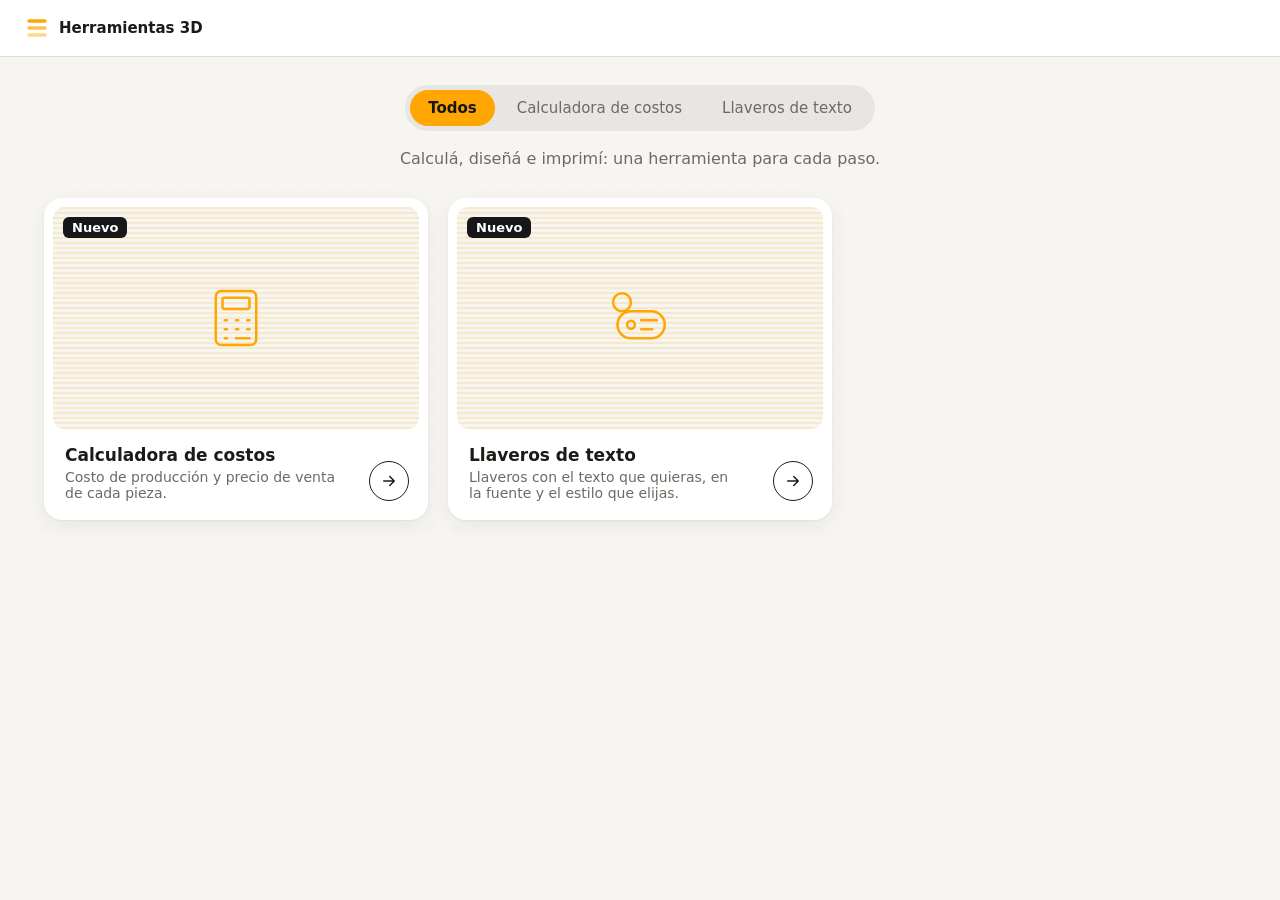
<file: index.html>
<!DOCTYPE html>
<html lang="es">
<head>
<meta charset="utf-8">
<meta name="viewport" content="width=device-width, initial-scale=1">

<!-- SEO PRINCIPAL -->
<title>Herramientas Gratuitas para Impresión 3D</title>

<meta name="description" content="Herramientas online gratuitas para impresión 3D. Calculadora de costos, generadores paramétricos 3D y más.">

<meta name="author" content="Antonella Lapalma">

<meta name="creator" content="Antonella Lapalma">

<meta name="robots" content="index, follow, max-image-preview:large">

<meta name="googlebot" content="index, follow">

<meta name="language" content="Spanish">

<meta name="theme-color" content="#ffffff">

<!-- PALABRAS CLAVE -->
<meta name="keywords" content="impresión 3D, herramientas impresión 3D, termoformado, molde desde imagen, calculadora impresión 3D, calculadora costos impresión 3D, cotizador impresión 3D, generador 3D, generador paramétrico, OpenSCAD, modelos STL, herramientas para makers, diseño 3D, Antonella Lapalma">

<!-- OPEN GRAPH: WHATSAPP Y REDES SOCIALES -->
<meta property="og:type" content="website">

<meta property="og:locale" content="es_AR">

<meta property="og:site_name" content="Herramientas de Impresión 3D">

<meta property="og:title" content="Herramientas de Impresión 3D">

<meta property="og:description" content="Explorá herramientas gratuitas para impresión 3D.">

<!-- Reemplazar por la URL real -->
<meta property="og:url" content="URL_COMPLETA_DE_TU_PAGINA">

<!-- Crear una imagen de 1200 x 630 px -->
<meta property="og:image" content="URL_COMPLETA_DE_TU_IMAGEN">

<meta property="og:image:alt" content="Herramientas gratuitas para impresión 3D desarrolladas por Antonella Lapalma">

<!-- AUTORÍA Y PROPIEDAD -->
<meta name="copyright" content="Antonella Lapalma">

<meta name="rights" content="">

<link rel="stylesheet" href="style/estilo.css">
</head>
<body>
<header class="topbar">
  <a class="logo" href="#/" aria-label="Inicio"><svg viewBox="0 0 24 24" width="26" height="26" aria-hidden="true"><rect x="3" y="4" width="18" height="3.2" rx="1.6" fill="var(--acc)"/><rect x="3" y="10.4" width="18" height="3.2" rx="1.6" fill="var(--acc)" opacity=".7"/><rect x="3" y="16.8" width="18" height="3.2" rx="1.6" fill="var(--acc)" opacity=".45"/></svg><span>Herramientas 3D</span></a>
</header>

<div id="cabecera">
  <div class="filtros"><nav class="pildoras" id="pildoras" aria-label="Herramientas"></nav></div>
  <p class="sub" id="subtitulo"></p>
</div>

<div id="vistas">
  <main id="inicio">
    <div class="cards" id="cards"></div>
  </main>
</div>

<script>
// Para agregar una herramienta nueva, sumá un objeto a esta lista (y su página en /html).
const FLECHA = '<svg viewBox="0 0 24 24" width="18" height="18" fill="none" stroke="currentColor" stroke-width="2" stroke-linecap="round" stroke-linejoin="round" aria-hidden="true"><path d="M5 12h14M13 6l6 6-6 6"/></svg>';
const HERRAMIENTAS = [
  { id: "calculadora", titulo: "Calculadora de costos", src: "html/calculadora.html", insignia: "Nuevo",
    desc: "Costo de producción y precio de venta de cada pieza.",
    sub: "Cargá los datos de tu laminador, sumá tus márgenes y cotizá cualquier impresión en segundos.",
    icono: '<svg viewBox="0 0 64 64" width="72" height="72" fill="none" stroke="currentColor" stroke-width="2.2" stroke-linecap="round" stroke-linejoin="round" aria-hidden="true"><rect x="14" y="8" width="36" height="48" rx="5"/><rect x="20" y="14" width="24" height="10" rx="2"/><path d="M22 34h2M32 34h2M42 34h2M22 42h2M32 42h2M42 42h2M22 50h2M32 50h12"/></svg>' },
  { id: "llaveros", titulo: "Llaveros de texto", src: "html/llaveros.html", insignia: "Nuevo",
    libs: ["https://cdnjs.cloudflare.com/ajax/libs/three.js/r128/three.min.js",
           "https://cdnjs.cloudflare.com/ajax/libs/opentype.js/1.3.4/opentype.min.js"],
    desc: "Llaveros con el texto que quieras, en la fuente y el estilo que elijas.",
    sub: "Escribí el texto que quieras (un nombre, una marca, lo que sea), elegí su diseño y descargá el STL listo para imprimir.",
    icono: '<svg viewBox="0 0 64 64" width="72" height="72" fill="none" stroke="currentColor" stroke-width="2.2" stroke-linecap="round" stroke-linejoin="round" aria-hidden="true"><circle cx="16" cy="18" r="8"/><rect x="12" y="26" width="42" height="24" rx="12"/><circle cx="24" cy="38" r="3.5"/><path d="M33 34h14M33 42h10"/></svg>' },
  //{ id: "termoformado", titulo: "Kit de termoformado", src: "html/termoformado.html", insignia: "Nuevo",
  //  libs: ["https://cdnjs.cloudflare.com/ajax/libs/three.js/r128/three.min.js"],
   // desc: "Molde macho y hembra encastrables para termoformar. Por ahora, con forma de cubo.",
   // sub: "Definí las medidas de la cesta y descargá el macho entero y el marco hembra, listos para imprimir y encastrar.",
    //icono: '<svg viewBox="0 0 64 64" width="72" height="72" fill="none" stroke="currentColor" stroke-width="2.2" stroke-linecap="round" stroke-linejoin="round" aria-hidden="true"><rect x="8" y="14" width="48" height="8" rx="2"/><path d="M12 22v28a4 4 0 0 0 4 4h32a4 4 0 0 0 4-4V22"/><path d="M20 22c0 11 5 18 12 18s12-7 12-18"/></svg>' }
];

const SUB_INICIO = "Calculá, diseñá e imprimí: una herramienta para cada paso.";
const $ = id => document.getElementById(id);

// Tarjetas y píldoras salen de la misma lista
$("cards").innerHTML = HERRAMIENTAS.map(h =>
  '<a class="card" href="#/' + h.id + '">' +
    '<div class="thumb">' + (h.insignia ? '<span class="insignia">' + h.insignia + '</span>' : '') + h.icono + '</div>' +
    '<div class="pie"><div class="txt"><h2>' + h.titulo + '</h2><p>' + h.desc + '</p></div><span class="ir">' + FLECHA + '</span></div>' +
  '</a>').join("");
$("pildoras").innerHTML = '<a href="#/" data-id="inicio">Todos</a>' +
  HERRAMIENTAS.map(h => '<a href="#/' + h.id + '" data-id="' + h.id + '">' + h.titulo + '</a>').join("");

// ---------- Todo ocurre dentro de esta misma página ----------
// Cada herramienta es un fragmento de HTML que se carga una sola vez dentro de su sección.
// Al cambiar de sección solo se muestra una y se oculta la otra: no hay recarga ni cambio de página,
// y lo que cargaste en cada herramienta se conserva.
HERRAMIENTAS.forEach(h => {
  const sec = document.createElement("section");
  sec.id = "vista-" + h.id; sec.className = "herr"; sec.hidden = true;
  $("vistas").appendChild(sec);
});

const scriptsCargados = {};
function cargarScript(url) {
  return scriptsCargados[url] || (scriptsCargados[url] = new Promise((ok, fail) => {
    const s = document.createElement("script");
    s.src = url; s.onload = ok;
    s.onerror = () => { delete scriptsCargados[url]; fail(new Error("No se pudo descargar " + url)); };
    document.head.appendChild(s);
  }));
}

const cargadas = {};
function abrirHerramienta(h) {
  if (cargadas[h.id]) return cargadas[h.id];
  const sec = $("vista-" + h.id);
  sec.innerHTML = '<p class="sub cargando">Cargando…</p>';
  return cargadas[h.id] = (async () => {
    for (const u of h.libs || []) await cargarScript(u);
    const resp = await fetch(h.src);
    if (!resp.ok) throw new Error("HTTP " + resp.status + " al leer " + h.src);
    const tpl = document.createElement("template");
    tpl.innerHTML = await resp.text();
    const scripts = [...tpl.content.querySelectorAll("script")];
    const codigos = scripts.map(s => ({ type: s.type, text: s.textContent }));
    scripts.forEach(s => s.remove());
    sec.replaceChildren(tpl.content);
    codigos.forEach(c => {                 // los scripts insertados como texto no se ejecutan solos
      const n = document.createElement("script");
      if (c.type) n.type = c.type;
      n.textContent = c.text;
      sec.appendChild(n);
    });
  })().catch(err => {
    delete cargadas[h.id];
    sec.innerHTML = '<p class="sub">No se pudo cargar la herramienta: ' + err.message + '. Recargá la página para reintentar.</p>';
  });
}

function mostrar() {
  const pedido = location.hash.replace(/^#\/?/, "");
  const id = HERRAMIENTAS.some(h => h.id === pedido) ? pedido : "inicio";
  document.querySelectorAll("#pildoras a").forEach(a => {
    const on = a.dataset.id === id;
    on ? a.setAttribute("aria-current", "page") : a.removeAttribute("aria-current");
  });
  $("inicio").hidden = id !== "inicio";
  HERRAMIENTAS.forEach(h => { $("vista-" + h.id).hidden = h.id !== id; });
  const actual = HERRAMIENTAS.find(h => h.id === id);
  if (actual) abrirHerramienta(actual);      // ya visible: así el visor 3D toma bien su tamaño
  $("subtitulo").textContent = actual ? actual.sub : SUB_INICIO;
  document.title = (actual ? actual.titulo + " · " : "") + "Herramientas 3D";
  window.scrollTo(0, 0);
}
addEventListener("hashchange", mostrar);
mostrar();
</script>
</body>
</html>
</file>
<file: style/estilo.css>
:root { --bg:#f6f5f2; --panel:#fff; --txt:#1d1b18; --muted:#6e6a63; --acc:#ffa600; --on-acc:#17171a; --acc-ink:#9a5a00; --ring:#17171a; --bd:#e0ddd6; --rojo:#c9264a; --verde:#1b7f3b; }
@media (prefers-color-scheme: dark) {
  :root { --bg:#151413; --panel:#1f1d1b; --txt:#ece9e4; --muted:#a09a92; --acc:#ffa600; --on-acc:#17171a; --acc-ink:#ffa600; --ring:#ffa600; --bd:#34312d; --rojo:#ff6b6b; --verde:#4cd07d; }
}
* { box-sizing:border-box; }
body { margin:0; font-family:system-ui,sans-serif; background:var(--bg); color:var(--txt);
  /* fondo de puntos tipo tablero: misma distancia, baja opacidad */
  background-image:radial-gradient(circle, color-mix(in srgb, var(--txt) 5%, transparent) 1px, transparent 1.5px);
  background-size:24px 24px; background-position:12px 12px; }
header { padding:14px 20px; border-bottom:1px solid var(--bd); font-weight:600; display:flex; gap:20px; }
header a { color:var(--muted); text-decoration:none; }
header a:hover, header a.act { color:var(--txt); }
main { max-width:1200px; margin:auto; padding:16px; }
.panel { background:var(--panel); border:1px solid var(--bd); border-radius:10px; padding:14px; margin-bottom:16px; }
h1 { font-size:28px; margin:24px 0 6px; }
h3 { margin:0 0 8px; font-size:13px; text-transform:uppercase; letter-spacing:.05em; color:var(--muted); }
p.sub { color:var(--muted); margin:0 0 20px; }
label { display:block; font-size:13px; margin:8px 0 3px; }
input, select { width:100%; padding:7px 8px; border:1px solid var(--bd); border-radius:6px; background:var(--bg); color:var(--txt); font:inherit; }
button { padding:9px 14px; border:0; border-radius:8px; background:var(--acc); color:var(--on-acc); font:inherit; font-weight:600; cursor:pointer; }
button.sec { background:transparent; color:var(--acc-ink); border:1px solid var(--acc-ink); }
.row { display:grid; grid-template-columns:1fr 1fr; gap:8px; }
.hint { font-size:12px; color:var(--muted); margin-top:4px; }
/* pulido */
input[type=number]::-webkit-outer-spin-button, input[type=number]::-webkit-inner-spin-button { -webkit-appearance:none; margin:0; }
input[type=number] { -moz-appearance:textfield; appearance:textfield; }
input.num { text-align:right; }
input, select { height:38px; transition:border-color .15s; }
input:focus-visible, select:focus-visible, button:focus-visible { outline:2px solid var(--ring); outline-offset:1px; }
input:hover, select:hover { border-color:var(--muted); }
select { appearance:none; -webkit-appearance:none; padding-right:30px; cursor:pointer;
  background-image:linear-gradient(45deg,transparent 50%,var(--muted) 50%),linear-gradient(135deg,var(--muted) 50%,transparent 50%);
  background-position:calc(100% - 17px) 50%,calc(100% - 12px) 50%; background-size:5px 5px,5px 5px; background-repeat:no-repeat; }
button { height:38px; transition:filter .15s, background .15s; }
button:hover { filter:brightness(1.08); }
button.sec:hover { background:color-mix(in srgb, var(--acc) 12%, transparent); filter:none; }
button.x:hover { color:var(--rojo); border-color:var(--rojo); }
.lin b, .grande { font-variant-numeric:tabular-nums; }
.panel h3 { margin-bottom:10px; }

/* campo con unidad dentro */
.campo { display:flex; align-items:center; width:100%; height:38px; border:1px solid var(--bd); border-radius:6px; background:var(--bg); transition:border-color .15s; }
.campo:hover { border-color:var(--muted); }
.campo:focus-within { border-color:var(--ring); outline:2px solid var(--ring); outline-offset:1px; }
.campo input { flex:1; min-width:0; height:36px; border:0; background:transparent; padding:0 8px; }
.campo input:focus-visible, .campo input:hover { outline:none; border:0; }
.campo .u { color:var(--muted); font-size:13px; white-space:nowrap; user-select:none; }
.campo .u:first-child { padding-left:10px; }
.campo .u:last-child { padding-right:10px; }

/* texto de los botones centrado en ambos ejes */
button { display:inline-flex; align-items:center; justify-content:center; gap:8px; line-height:1; text-align:center; }

/* ===== estructura tipo app: barra, navegación en píldoras y tarjetas (estilo MakerLab) ===== */
[hidden] { display:none !important; }
:root { --navh:57px; --pilh:66px; --sombra:0 1px 2px rgba(0,0,0,.05), 0 6px 20px rgba(0,0,0,.06); }
@media (prefers-color-scheme: dark) { :root { --sombra:0 1px 2px rgba(0,0,0,.4), 0 6px 20px rgba(0,0,0,.3); } }

.topbar { position:sticky; top:0; z-index:20; height:var(--navh); display:flex; align-items:center; padding:0 24px; background:var(--panel); border-bottom:1px solid var(--bd); }
.logo { display:flex; align-items:center; gap:9px; font-weight:700; font-size:15px; color:var(--txt); text-decoration:none; white-space:nowrap; }
.logo:focus-visible { outline:2px solid var(--ring); outline-offset:2px; border-radius:6px; }
@media (max-width:560px){ .topbar { padding:0 12px; } }

/* cabecera: título, navegación y subtítulo iguales en todas las secciones; solo cambia lo de abajo */
#cabecera { max-width:1240px; margin:auto; padding:28px 24px 0; }
.filtros { display:flex; justify-content:center; max-width:100%; }
.pildoras { display:inline-flex; gap:4px; padding:5px; max-width:100%; overflow-x:auto; scrollbar-width:none; border-radius:999px; background:color-mix(in srgb, var(--txt) 7%, transparent); }
.pildoras a { display:inline-flex; align-items:center; height:36px; padding:0 18px; border-radius:999px; color:var(--muted); font-size:15px; font-weight:500; text-decoration:none; white-space:nowrap; }
.pildoras a:hover { color:var(--txt); }
.pildoras a:focus-visible { outline:2px solid var(--ring); outline-offset:1px; }
.pildoras a[aria-current="page"] { background:var(--acc); color:var(--on-acc); font-weight:600; }

#inicio { max-width:1240px; margin:auto; padding:0 24px 48px; }
#cabecera .sub { text-align:center; margin:18px 0 30px; }

.cards { display:grid; grid-template-columns:repeat(auto-fill,minmax(320px,1fr)); grid-auto-rows:1fr; gap:20px; }
a.card { display:flex; flex-direction:column; padding:8px; color:inherit; text-decoration:none; background:var(--panel); border:1px solid transparent; border-radius:18px; box-shadow:var(--sombra); transition:border-color .15s; }
a.card:hover { border-color:var(--acc); }
a.card:focus-visible { outline:2px solid var(--ring); outline-offset:2px; }
.thumb { position:relative; aspect-ratio:1.65/1; display:grid; place-items:center; border-radius:12px; color:var(--acc);
  background:repeating-linear-gradient(0deg, color-mix(in srgb, var(--acc) 16%, transparent) 0 2px, transparent 2px 5px), var(--bg); }
.insignia { position:absolute; top:10px; left:10px; padding:3px 9px; border-radius:6px; background:#17171a; color:#fff; font-size:13px; font-weight:600; }
.pie { display:flex; align-items:stretch; gap:28px; flex:1; padding:16px 10px 10px 12px; }
.pie .txt { flex:1; min-width:0; }
.pie h2 { margin:0 0 4px; font-size:17px; }
.pie p { margin:0; color:var(--muted); font-size:14px; }
.ir { flex:none; align-self:flex-end; display:grid; place-items:center; width:40px; height:40px; border:1.5px solid var(--txt); border-radius:50%; color:var(--txt); transition:background .15s, border-color .15s, color .15s; }
a.card:hover .ir, a.card:focus-visible .ir { background:var(--acc); border-color:var(--acc); color:var(--on-acc); }

/* ===== herramientas dentro de la app ===== */
.herr { max-width:1200px; margin:auto; padding:0 24px 48px; }
.cargando { text-align:center; padding:40px 0; }
/* calculadora */
  .row3 { display:grid; grid-template-columns:repeat(3,1fr); gap:8px; }
  @media (max-width:600px){ .row3{ grid-template-columns:1fr; } }
  .layout { display:grid; grid-template-columns:1fr 380px; gap:16px; align-items:start; }
  @media (max-width:900px){ .layout{ grid-template-columns:1fr; } }
  .res { position:sticky; top:calc(var(--navh) + 12px); }
  .fila { display:grid; grid-template-columns:2fr 1fr 1fr 1fr auto; gap:6px; margin-bottom:6px; align-items:center; }
  .fila .sub { text-align:right; font-size:13px; color:var(--muted); }
  .fila .x { background:transparent; color:var(--muted); border:1px solid var(--bd); padding:0 11px; display:grid; place-items:center; }
  @media (max-width:600px){ .fila{ grid-template-columns:1fr 1fr; } .fila .nom{ grid-column:1/-1; } }
  .lin { display:flex; justify-content:space-between; padding:6px 0; border-bottom:1px solid var(--bd); font-size:14px; }
  .lin.tot { font-weight:700; font-size:16px; border-bottom:0; }
  .grande { font-size:32px; font-weight:700; margin:4px 0; }
  .costo { color:var(--rojo); font-weight:600; }
  .gan { color:var(--verde); font-weight:600; }

/* llaveros */
.llav { display:grid; grid-template-columns:340px 1fr; gap:16px; }
@media (max-width:800px){ .llav { grid-template-columns:1fr; } }
.llav .panel { margin-bottom:0; }
.llav h3 { margin:14px 0 0; }
.llav .panel > h3:first-child { margin-top:0; }
.llav .colores { grid-template-columns:none; grid-auto-flow:column; grid-auto-columns:1fr; }
.llav button { width:100%; margin-top:14px; }
.llav button:disabled { opacity:.5; cursor:wait; }
.llav button.sec { margin-top:8px; }
#view, #tf_view { width:100%; height:clamp(480px, calc(100vh - 230px), 820px); border-radius:8px; background:var(--bg); overflow:hidden; }
#estado, #tf_estado { display:flex; align-items:center; gap:8px; font-size:13px; color:var(--muted); margin:10px 2px 0; min-height:1.3em; }
/* estado de la generación: barra de avance y mensaje corto con indicador de carga */
.llav > .panel:last-child { align-self:start; }
#progreso, #tf_progreso { height:4px; margin-top:12px; border-radius:99px; background:var(--bd); overflow:hidden; }
#progreso span, #tf_progreso span { display:block; height:100%; width:0; background:var(--acc); transition:width .3s; }
#estado.ocupado::before, #tf_estado.ocupado::before { content:""; flex:none; width:14px; height:14px; border:2px solid var(--bd); border-top-color:var(--acc); border-radius:50%; animation:giro .8s linear infinite; }
@keyframes giro { to { transform:rotate(360deg); } }
@media (prefers-reduced-motion:reduce) { #estado.ocupado::before, #tf_estado.ocupado::before { animation-duration:2.4s; } }
/* barras de desplazamiento finas, acordes al diseño */
.herr * { scrollbar-width:thin; scrollbar-color:var(--bd) transparent; }
#preview { margin-top:8px; padding:10px; border:1px dashed var(--bd); border-radius:6px; font-size:28px; min-height:48px; overflow:auto; white-space:nowrap; }
</file>
